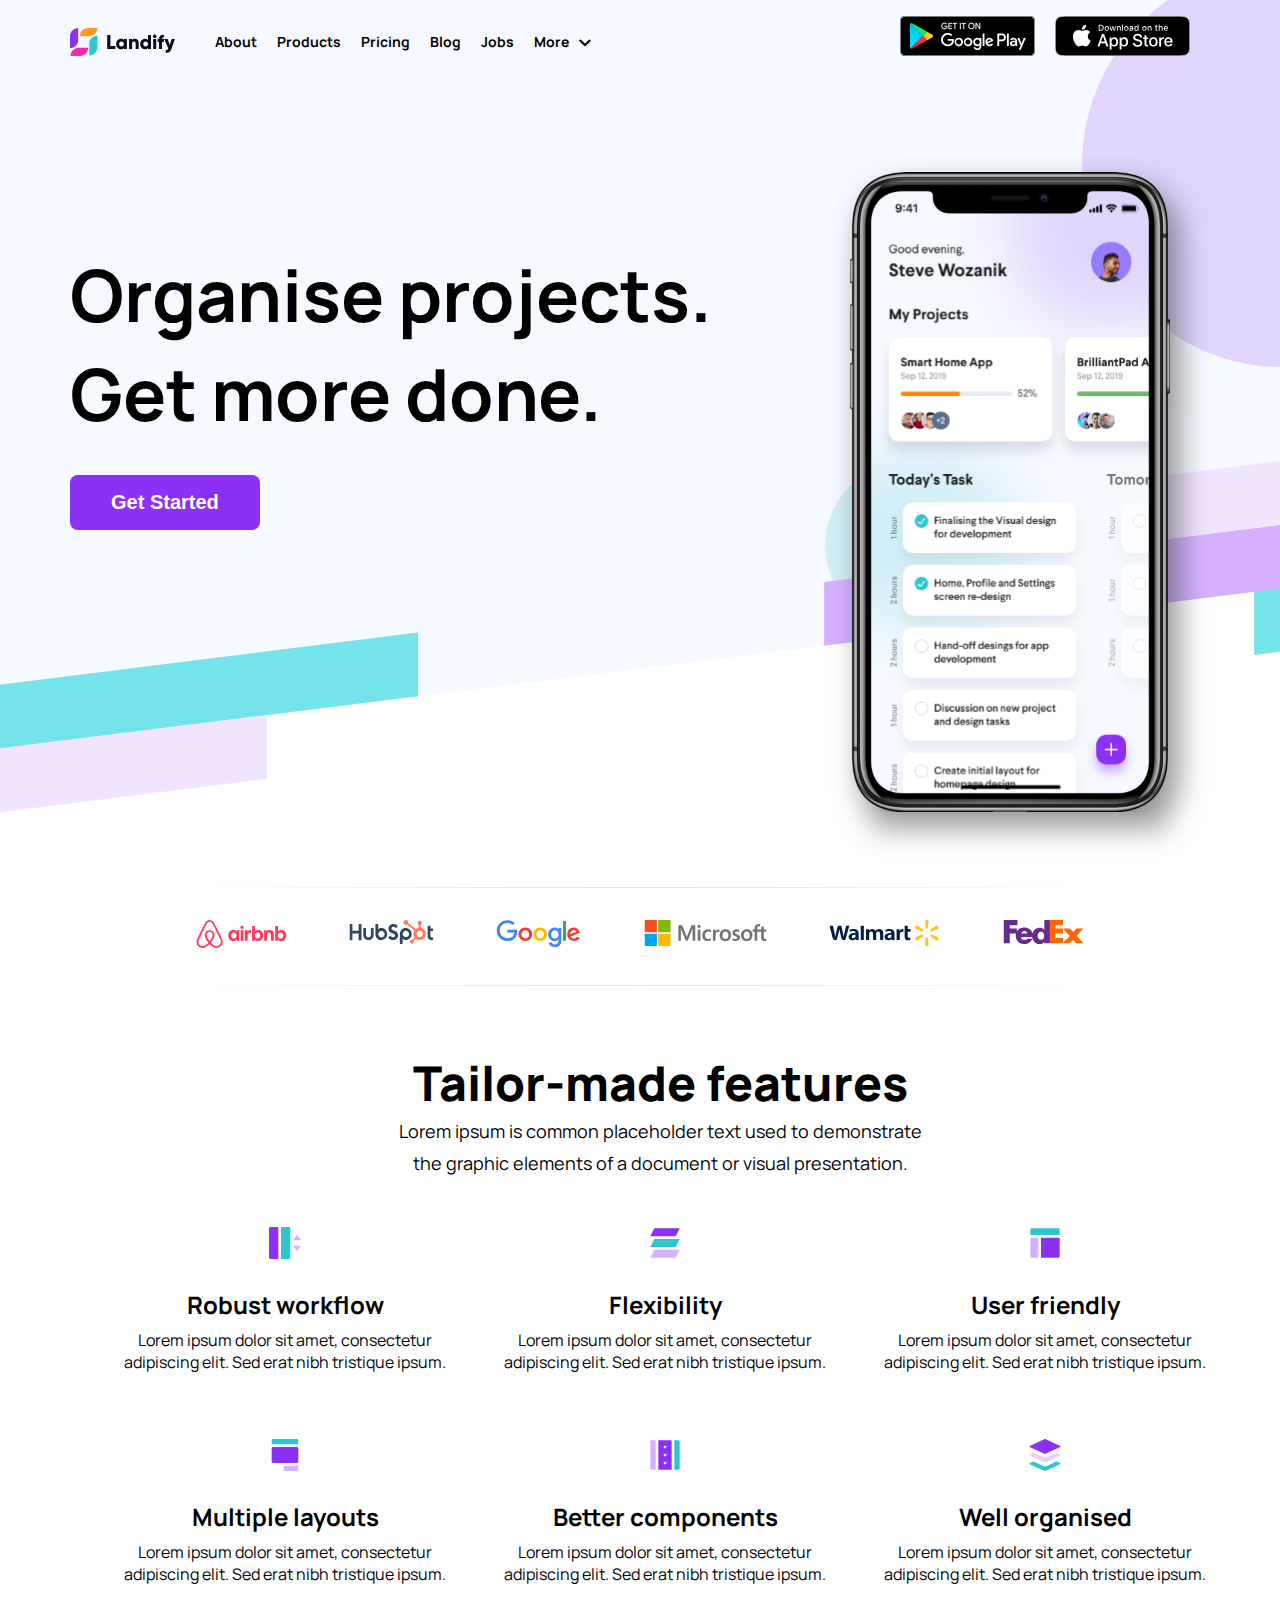
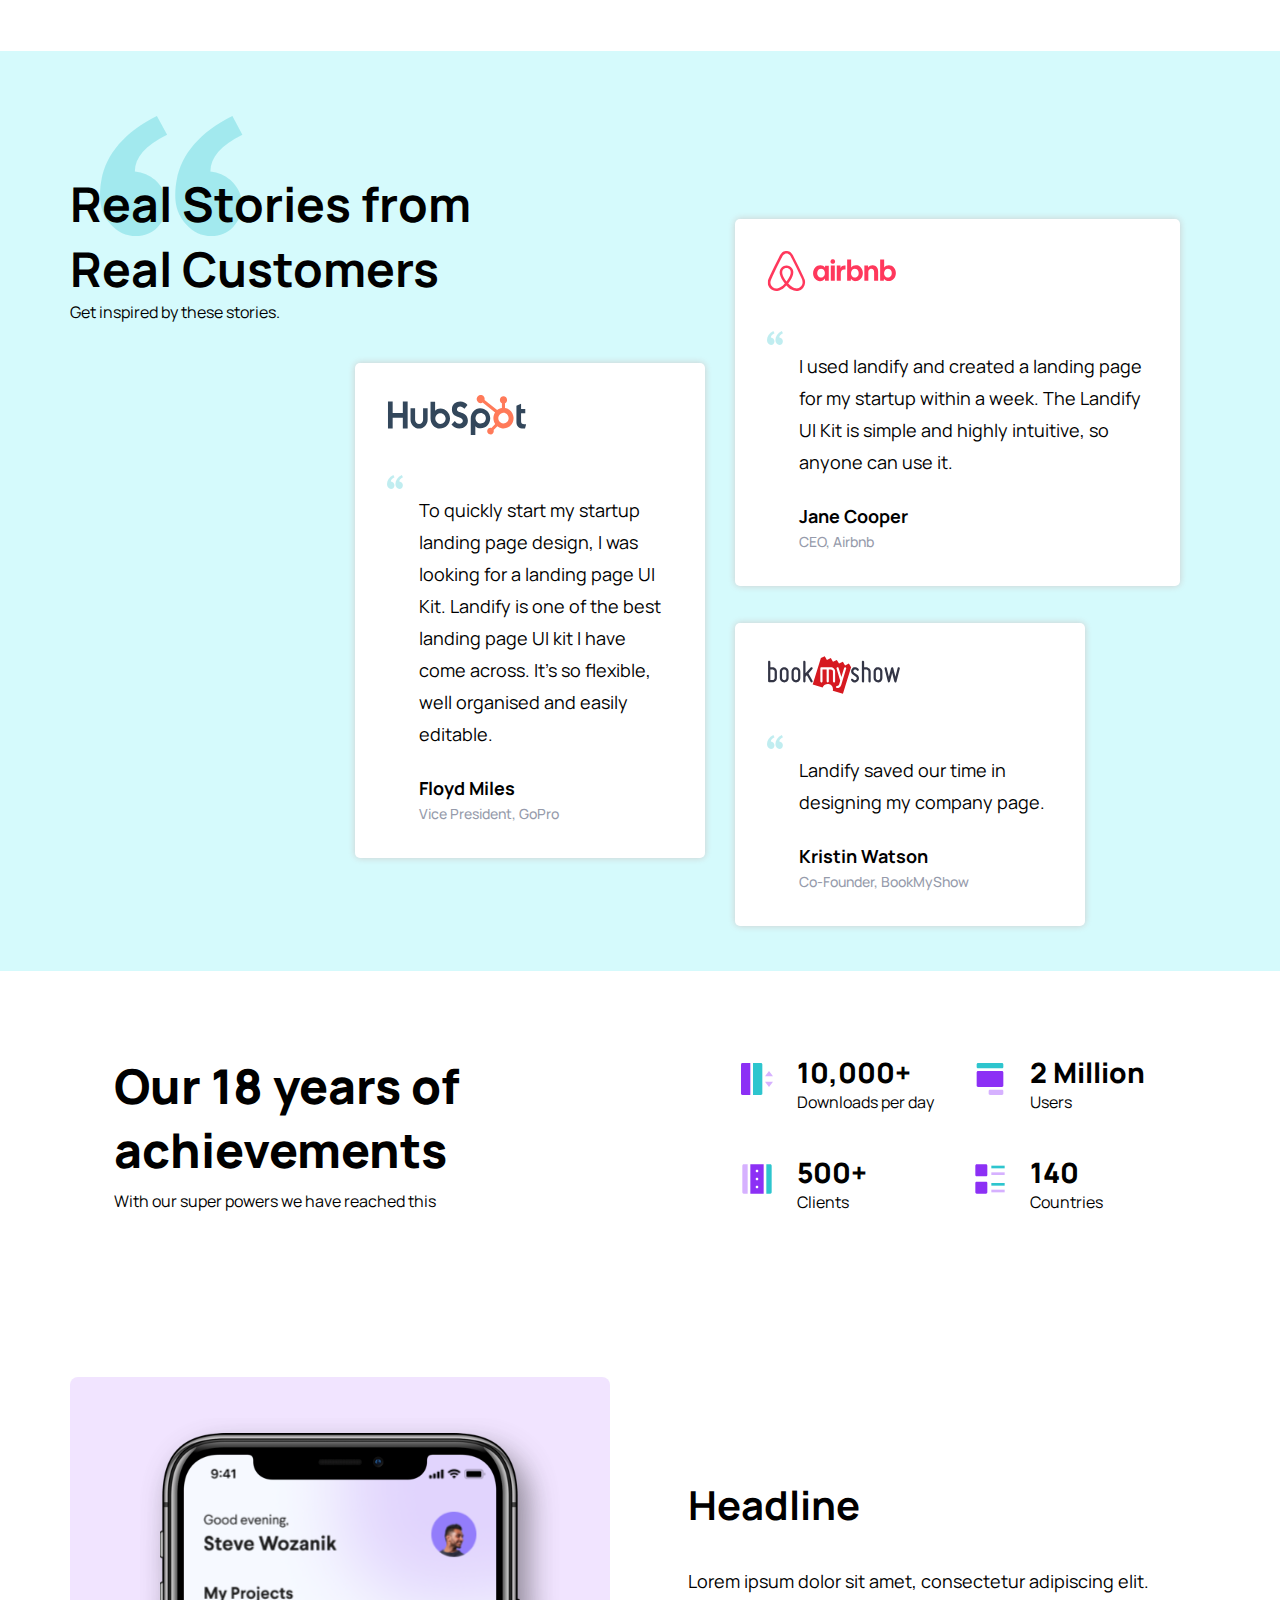
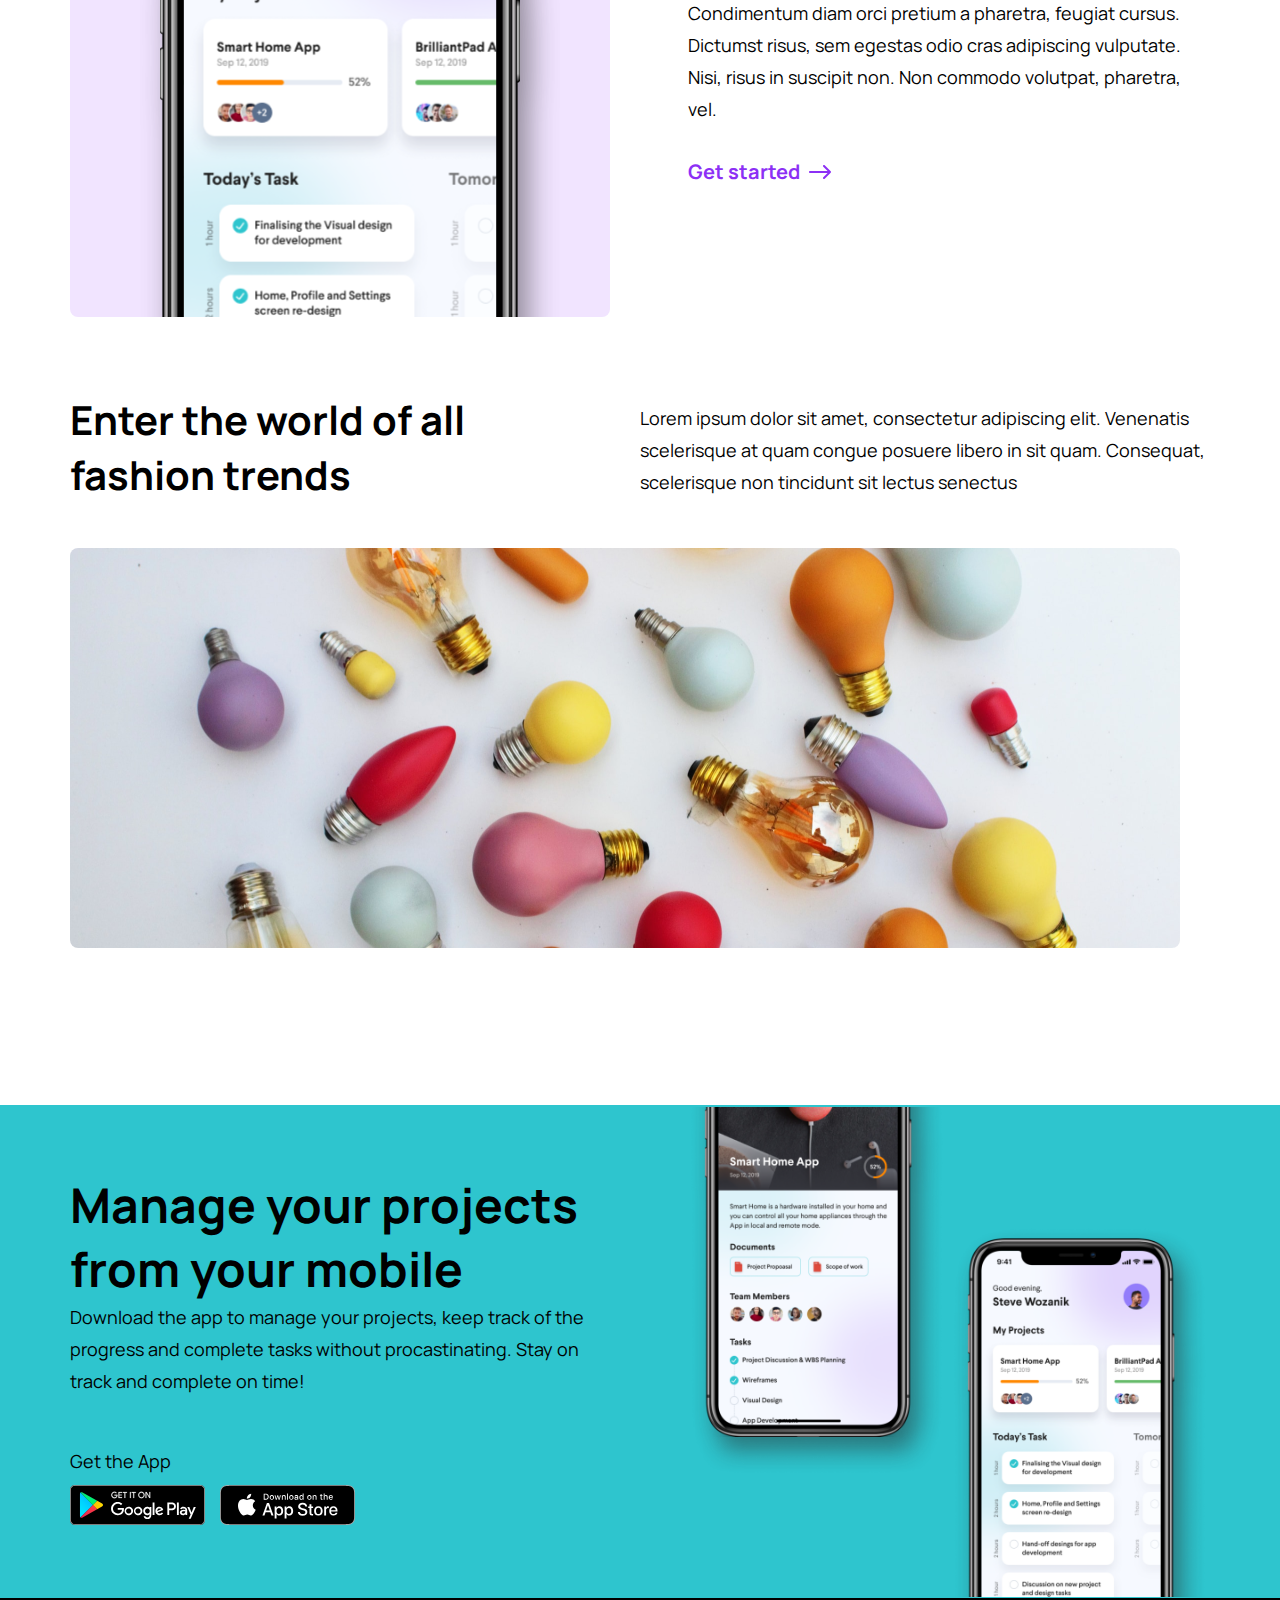
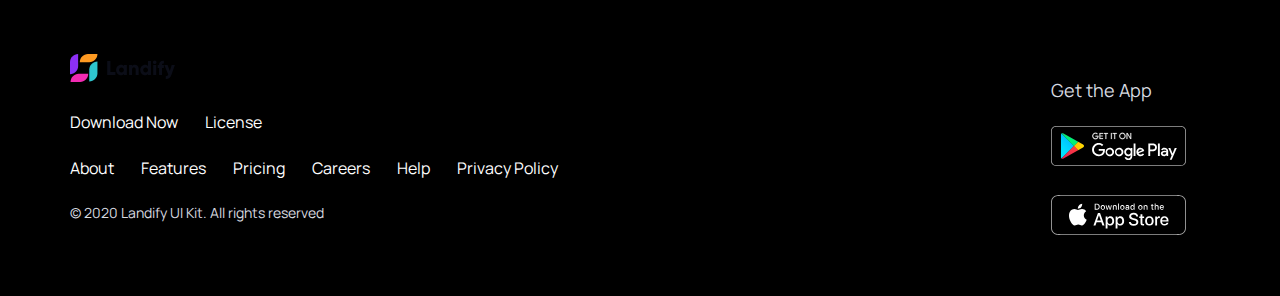
<file: landify/index.html>
<!DOCTYPE html>
<html lang="en">
<head>
    <meta charset="UTF-8">
    <title>Landify</title>
    <link rel="stylesheet" href="style.css">
</head>
<body>

<header class="menu-bar">
    <div class="container">
        <div class="menu-content">
            <div class="left">
                <img src="img/Dark.svg" id="logo">
                <a href="#">About</a>
                <a href="#">Products</a>
                <a href="#">Pricing</a>
                <a href="#">Blog</a>
                <a href="#">Jobs</a>
                <a href="#">More</a>
            </div>
            <div class='right'>
                <a href="#"><img src="img/googleplay.svg"></a>
                <a href="#"><img src="img/appstore.svg"></a>
            </div>
        </div>
    </div>
    <div class="container">
        <div class="header-content">
            <div class="header-left">
                <div class="header-text-box">
                    <h1>Organise projects.
                        Get more done.</h1>
                    <button>Get Started</button>
                </div>
            </div>
            <div class="header-right">
                <img src="img/iPhone%20X.svg">
            </div>
        </div>
    </div>
</header>
<article class="logos-features">
    <div class="container">
        <section class="logo-cloud">
            <a href="https://www.airbnb.ru/"><img src="img/Airbnb%20Logo.svg"></a>
            <a href="https://www.hubspot.com/"><img src="img/Hubspot%20Logo.svg"></a>
            <a href="https://www.google.com/"><img src="img/Google%20Logo.svg"></a>
            <a href="https://www.microsoft.com/"><img src="img/Microsoft%20Logo.svg"></a>
            <a href="https://www.walmart.com/"><img src="img/Walmart%20Logo.svg"></a>
            <a href="https://www.fedex.com/en-us/home.html"><img src="img/FedEx%20Logo.svg"></a>

        </section>
        <section class="features">
            <div class="features-text-box">
                <h1>Tailor-made features</h1>
                <p>Lorem ipsum is common placeholder text used to demonstrate the graphic elements of a document or visual presentation.</p>
            </div>
            <div class="features-grid">
                <div class="feature-item">
                    <img src="img/01.svg">
                    <h2>Robust workflow</h2>
                    <p>Lorem ipsum dolor sit amet, consectetur adipiscing elit. Sed erat nibh tristique ipsum.</p>
                </div>
                <div class="feature-item">
                    <img src="img/02.svg">
                    <h2>Flexibility</h2>
                    <p>Lorem ipsum dolor sit amet, consectetur adipiscing elit. Sed erat nibh tristique ipsum.</p>
                </div>
                <div class="feature-item">
                    <img src="img/03.svg">
                    <h2>User friendly</h2>
                    <p>Lorem ipsum dolor sit amet, consectetur adipiscing elit. Sed erat nibh tristique ipsum.</p>
                </div>
                <div class="feature-item">
                    <img src="img/04.svg">
                    <h2>Multiple layouts</h2>
                    <p>Lorem ipsum dolor sit amet, consectetur adipiscing elit. Sed erat nibh tristique ipsum.</p>
                </div>
                <div class="feature-item">
                    <img src="img/05.svg">
                    <h2>Better components</h2>
                    <p>Lorem ipsum dolor sit amet, consectetur adipiscing elit. Sed erat nibh tristique ipsum.</p>
                </div>
                <div class="feature-item">
                    <img src="img/08.svg">
                    <h2>Well organised</h2>
                    <p>Lorem ipsum dolor sit amet, consectetur adipiscing elit. Sed erat nibh tristique ipsum.</p>
                </div>
                
            </div>
        </section>




    </div>
</article>

<section class="customer-stories">
    <div class="back-quote">
        <img src="img/Quote%20Mark.svg">
    </div>
    <div class="container">
        <div class="story-text-box">
            <h1>Real Stories from Real Customers</h1>
            <p>Get inspired by these stories.</p>
        </div>
        <div class="hubspot story">
            <img src="img/Hubspot%20Logo.svg">
            <div class="quote">
                <p>To quickly start my startup landing page design, I was looking for a landing page UI Kit. Landify is one of the best landing page UI kit I have come across. It’s so flexible, well organised and easily editable.</p>
                <p class="name">Floyd Miles</p>
                <p class="position">Vice President, GoPro</p>
            </div>

        </div>
        <div class="airbnb story">
            <img src="img/Airbnb%20Logo.svg">
            <div class="quote">
                <p>I used landify and created a landing page for my startup within a week. The Landify UI Kit is simple and highly intuitive, so anyone can use it.</p>
                <p class="name">Jane Cooper</p>
                <p class="position">CEO, Airbnb</p>
            </div>

        </div>
        <div class="bookmyshow story">
            <img src="img/BookMyShow%20Logo.svg">
            <div class="quote">
                <p>Landify saved our time in designing my company page.</p>
                <p class="name">Kristin Watson</p>
                <p class="position">Co-Founder, BookMyShow</p>
            </div>

        </div>
    </div>

</section>

<article class="boasting">
    <div class="container">
        <section class="boast-icons">
            <div class="boast-text">
                <h1>Our 18 years of achievements</h1>
                <p>With our super powers we have reached this</p>
            </div>
            <div class="boast-right">
                <div class="boast-item">
                    <img src="img/01.svg">
                    <div class="col-txt">
                        <h1>10,000+</h1>
                        <p>Downloads per day</p>
                    </div>
                </div>
                <div class="boast-item">
                    <img src="img/04.svg">
                    <div class="col-txt">
                        <h1>2 Million</h1>
                        <p>Users</p>
                    </div>
                </div>
                <div class="boast-item">
                    <img src="img/05.svg">
                    <div class="col-txt">
                        <h1>500+</h1>
                        Clients</p>
                    </div>
                </div>
                <div class="boast-item">
                    <img src="img/07.svg">
                    <div class="col-txt">
                        <h1>140</h1>
                        <p>Countries</p>
                    </div>
                </div>
            </div>
        </section>

        <section class="headline">
            <div class="headline-left">
                <img src="img/Phone%20Mockup.svg">
            </div>
            <div class="headline-right">
                <h1>Headline</h1>
                <p>Lorem ipsum dolor sit amet, consectetur adipiscing elit. Condimentum diam orci pretium a pharetra, feugiat cursus. Dictumst risus, sem egestas odio cras adipiscing vulputate. Nisi, risus in suscipit non. Non commodo volutpat, pharetra, vel.</p>
                <a href="#">Get started</a>
            </div>
        </section>
        <section class="lightbulb">
            <div class="lb-item">
                <h1>Enter the world of all<br> fashion trends</h1>
            </div>
            <div class="lb-item">
                <p>Lorem ipsum dolor sit amet, consectetur adipiscing elit. Venenatis scelerisque at quam congue posuere libero in sit quam. Consequat, scelerisque non tincidunt sit lectus senectus</p>
            </div>
            <div class="lb-item">
                <img src="img/Cover%20Image.svg">
            </div>

        </section>

    </div>
</article>
<section class="mobile-version">
    <div class="container">
        <div class="mobile-content">
            <div class="mobile-left">
                <h1>Manage your projects from your mobile</h1>
                <p>Download the app to manage your projects, keep track of the progress and complete tasks without procastinating. Stay on track and complete on time!</p>
                <div class="get-app">
                    <p>Get the App</p>
                    <div class="mobiles">
                        <a href="#"><img src="img/googleplay.svg"></a>
                        <a href="#"><img src="img/appstore.svg"></a>
                    </div>
                </div>
            </div>
            <div class="mobile-right">
                <img id="first" src="img/Phone%20Mockup%202.png">
                <img id="last" src="img/Phone%20Mockup3.png">
            </div>
        </div>
    </div>
</section>

<footer>
    <div class="container footer">
        <div class="footer-right">
            <img src="img/Dark.svg"><br>
            <a href="#">Download Now</a>
            <a href="#">License</a> <br>
            <a href="#">About</a>
            <a href="#">Features</a>
            <a href="#">Pricing</a>
            <a href="#">Careers</a>
            <a href="#">Help</a>
            <a href="#">Privacy Policy</a>
            <p>© 2020 Landify UI Kit. All rights reserved</p>
        </div>
        <div class="footer-left">
            <p >Get the App</p>
            <div>
                <a href="#"><img src="img/googleplay.svg"></a> <br>
                <a href="#"><img src="img/appstore.svg"></a>
            </div>
        </div>
    </div>
</footer>


</body>
</html>
</file>
<file: landify/style.css>
@import url('https://fonts.googleapis.com/css2?family=Manrope:wght@200;300;400;500;600;700;800&display=swap');
/*GLOBAL STYLES*/
.container{
    width: 1140px;
    margin: 0 auto;
}
a{
    text-decoration: none;
    color: black;
}
body{
    font-family: 'Manrope', sans-serif;
}
*{
    margin: 0;
    padding: 0;
    box-sizing: border-box;
}



/*MENU BAR*/
.menu-content{
    display: flex;
    justify-content: space-between;
}
.menu-content .left{
    display: flex;
    align-items: center;
    font-weight: 700;
    font-size: 14px;
    margin-top: 22px;
}
.menu-content .left a{
    margin-left: 20px;
}
.menu-content .left a:last-child::after{
    content: url("img/Vector.svg");
    margin-left: 10px;
}
.menu-content .right{
    margin-top: 16px;
    display: flex;
}
.menu-content img{
    margin-right: 20px;
}
.menu-content .left a:hover{
    color: dimgrey;
    cursor: pointer;
}
.menu-bar{
    background-image: url("img/Background.svg");
    background-repeat: no-repeat;
    background-size: cover;
}

/*HEADER CONTENT*/
.header-content{
    display: flex;
    margin-top: 96px;
}
.header-text-box{
    margin-top: 88px;
}
.header-text-box h1{
    font-size: 72px;
}
.header-text-box button{
    background: #8C30F5;
    border-radius: 8px;
    padding: 16px 41px;
    border: none;
    outline: none;
    color: white;
    font-size: 20px;
    font-weight: 700;
    margin-top: 32px;
}
.header-text-box button:hover{
    color: black;
    background-color: #75E3EA;
    cursor: pointer;
}



/*Logo Cloud*/
.logo-cloud{
    display: flex;
    justify-content: space-between;
    width: 891px;
    margin: 0 auto;
    margin-top: 25px;
    margin-bottom: 22px;
    border: solid 1px;
    border-image: linear-gradient(to right, white, #e3e1e1, white) 1;
    padding: 32px 0;
}


/*FEATURES*/
.features-grid{
    display: grid;
    grid-template-columns: 350px 350px 350px;
    grid-template-rows: 148px 148px;
    margin-left: 40px;
    grid-row-gap: 64px;
    grid-column-gap: 30px;
}
.features{
    text-align: center;
    margin: 64px 0;
}
.features-text-box{
    margin-left: 40px;
}
.features-text-box h1{
    font-size: 48px;
    font-weight: 800;
}
.features-text-box p{
    width: 540px;
    display: inline-block;
    font-size: 18px;
    line-height: 32px;
    margin-bottom: 48px;
}
.feature-item h2{
font-size: 24px;
    margin-top: 24px;
    margin-bottom: 8px;
}


/*CUSTOMER STORIES*/
.customer-stories{
    background: #D5FAFC;
    padding:  120px 0;
    position: relative;
    z-index: -2;
    height: 920px;
}
.back-quote{
    position: absolute;
    top: 65px;
    left: 100px;
    z-index: -1;
}
.story-text-box h1 {
    font-size: 48px;
    width: 445px;

}
.story{
    padding: 32px;
    background-color: white;
    border-radius: 5px;
    box-shadow: 0 0 7px #cdcdcd;
}

.hubspot img{
    width: 140px;
}
.airbnb img{
    width: 130px;
}
.story img{
    margin-bottom: 32px;
}
.story .quote::before{
    content: url("img/mini q.svg");
    margin-right: 16px;
}
.story .quote p{
    padding-left: 32px;
}
.story .name{
    margin-top: 24px;
    font-size: 18px;
    line-height: 28px;
    font-weight: 700;

}
.quote p:first-child{
    line-height: 32px;
    font-size: 18px;
}
.quote .position{
    font-weight: 500;
    font-size: 14px;
    line-height: 24px;
    color: #969BAB
}
.hubspot{
    width: 350px;
    position: absolute;
    left: 355px;
    top: 312px;
}
.airbnb{
    width:445px ;
    position: absolute;
    left: 735px;
    top: 168px;
}
.bookmyshow{
    width: 350px;
    position: absolute;
    left: 735px;
    top: 540px;
    margin-top: 32px;
}


/*BOASTING*/
.boasting{
    padding: 82px 0;
}
.boast-icons{
    display: flex;
    justify-content: space-around;
    align-items: center;
}

.boast-item{
    display: flex;
}
.boast-text h1{
    font-size: 48px;
    line-height: 64px;
    font-weight: 800;
    width: 540px;
    margin-bottom: 8px;
}
.boast-right{
    display: grid;
    grid-template-columns: 1fr 1fr;
    grid-template-rows: 1fr 1fr;
    grid-gap: 40px;
}
.boast-right img{
    width: 32px;
    height: 32px;
    margin-right: 24px;
   margin-top: 10px;
}
.boast-right h1{
    font-size: 28px;
    font-weight: 800;
}

/*HEADLINE*/
.headline{
    display: flex;
    padding-top: 164px;
}
.headline-right{
    margin-left: 78px;
    display: flex;
    flex-direction: column;
    justify-content: space-between;
    height: 308px;
    margin-top: 100px;
}
.headline-right h1{
    font-size: 40px;
}
.headline-right p{
    line-height: 32px;
    font-size: 18px;

}
.headline-right a{
    color: #8C30F5;
    font-size: 20px;
    font-weight: bold;
}
.headline-right a::after{
    content: url("img/VectorAA.svg");
    margin-left: 9px;
}

.lightbulb{
    display: grid;
    grid-template-rows: 108px 1fr;
    grid-template-columns: 1fr 1fr;
    grid-row-gap: 48px;
    padding: 70px 0;
}
.lb-item:last-child{
    grid-column: span 2;
}
.lb-item h1{
    font-size: 40px;
}
.lb-item p{
    font-size: 18px;
    line-height: 32px;
    padding-top: 10px;
}

/*Penultimate */
.mobile-version{
    background-color: #2EC5CE;
}
.mobile-left h1{
    font-size: 48px;
    line-height: 64px;
}
.mobile-left p{
    font-size: 18px;
    line-height: 32px;
}
.mobile-left{
    margin: 68px 0;
    width: 540px;
}
.mobile-content{
    display: flex;
    justify-content: space-between;
}

.mobile-right img{
    width: 260px;
    height: auto;
}
.get-app{
    margin-top: 48px;
}
.get-app img{
    margin-top: 8px;
    margin-right: 12px;
}
#last{
    position: relative;
    top: 120px;
}


/*FOOTERr*/
footer{
    background-color: black;
    color: white;
    padding: 56px 0;
}
footer a{
    color: white;
    margin-top: 24px;
    margin-right: 24px;
    display: inline-block;
}
.footer{
    display: flex;
    justify-content: space-between;
}
.footer p{
    margin-top: 24px;
    font-size: 14px;
    font-weight: 400;
    color: #D9DBE1;
}
.footer-left p{
    font-size: 18px;
}
</file>
